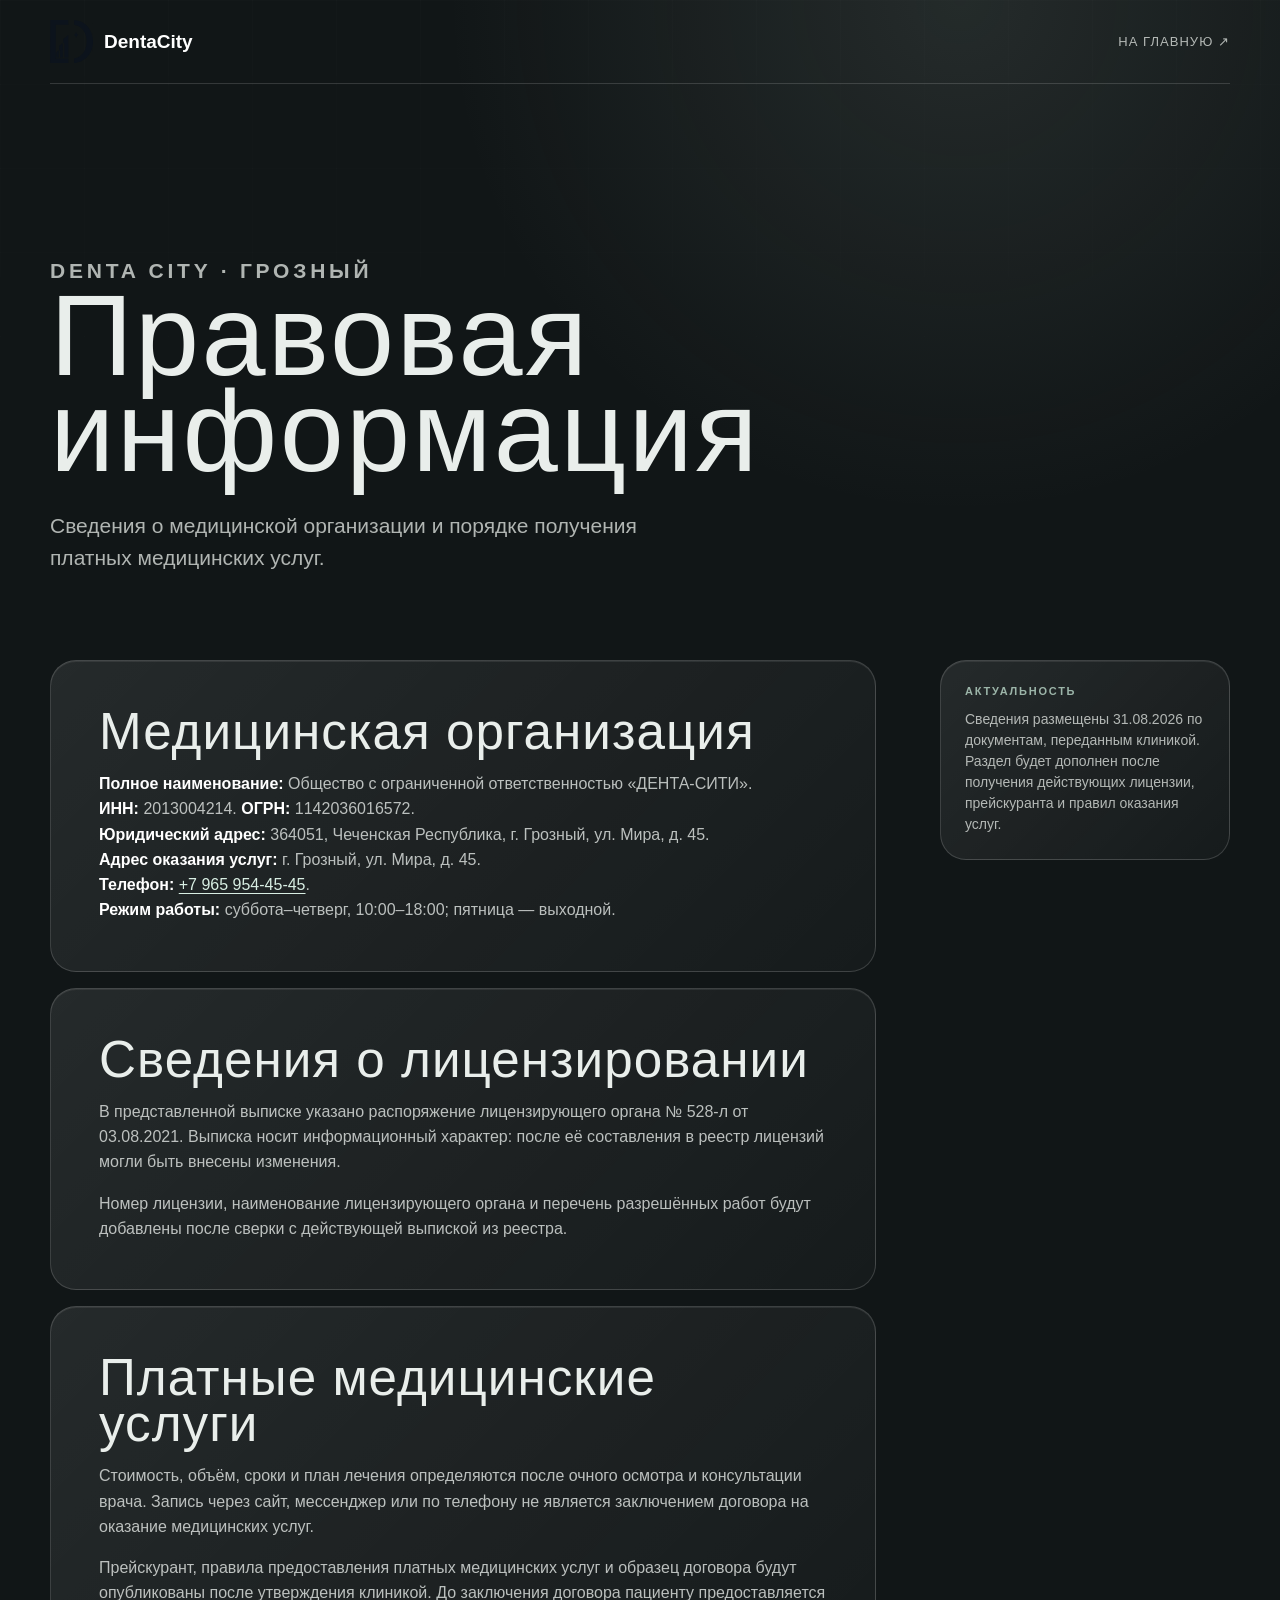
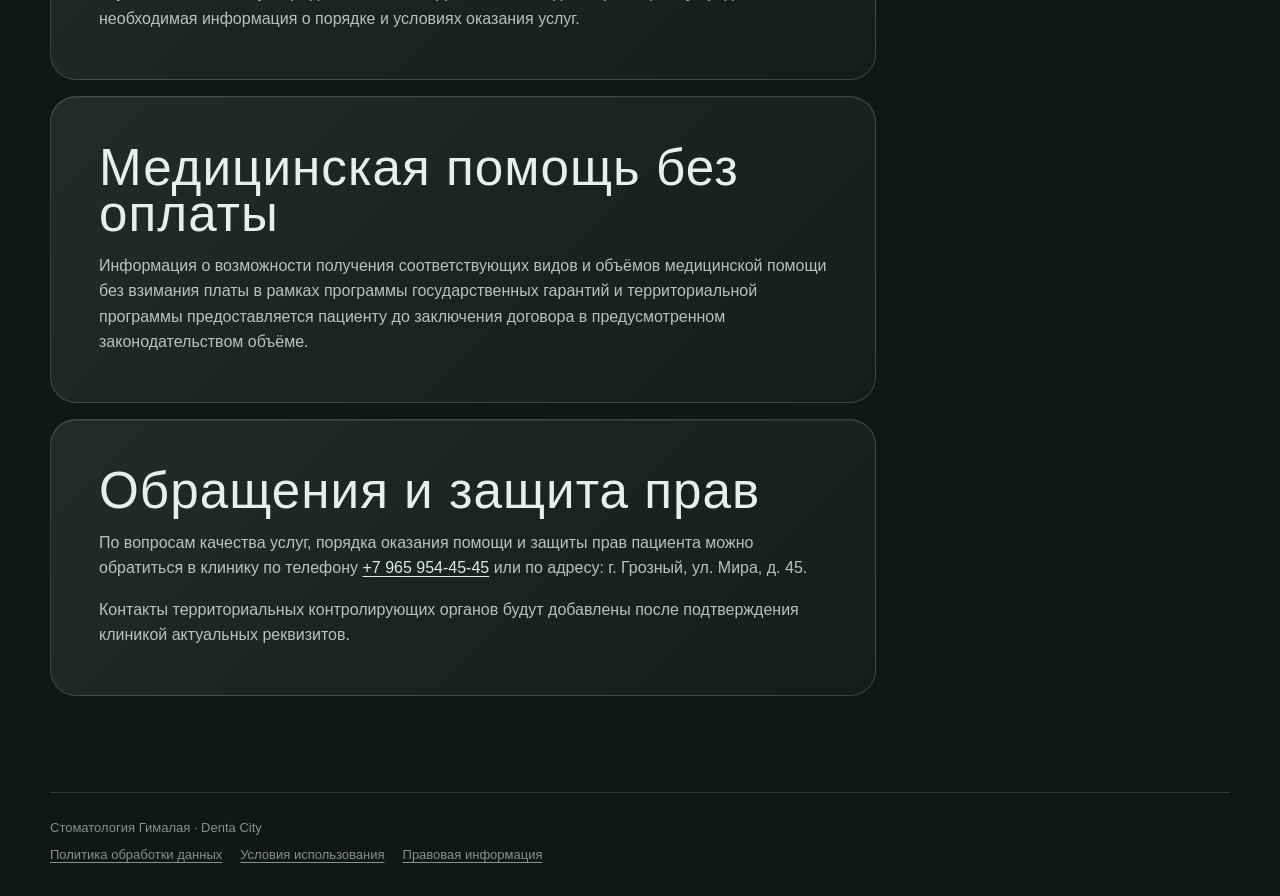
<file: docs/pages/medical-information.html>
<!doctype html>
<html lang="ru">
<head>
  <meta charset="utf-8"><meta name="viewport" content="width=device-width,initial-scale=1,viewport-fit=cover"><meta name="theme-color" content="#111617"><meta name="description" content="Правовая информация стоматологии Denta City."><title>Правовая информация — Denta City</title>
  <!-- Yandex.Metrika counter --><script>(function(m,e,t,r,i,k,a){m[i]=m[i]||function(){(m[i].a=m[i].a||[]).push(arguments)};m[i].l=1*new Date();for(var j=0;j<document.scripts.length;j++){if(document.scripts[j].src===r){return;}}k=e.createElement(t),a=e.getElementsByTagName(t)[0],k.async=1,k.src=r,a.parentNode.insertBefore(k,a)})(window,document,'script','https://mc.yandex.ru/metrika/tag.js?id=112079810','ym');ym(112079810,'init',{ssr:true,webvisor:true,clickmap:true,ecommerce:'dataLayer',referrer:document.referrer,url:location.href,accurateTrackBounce:true,trackLinks:true});</script><!-- /Yandex.Metrika counter -->
  <link rel="icon" type="image/svg+xml" href="../assets/images/hero-layers/denta-city-logo.svg"><link rel="stylesheet" href="../styles/legal.css?v=1">
</head>
<body><noscript><div><img src="https://mc.yandex.ru/watch/112079810" style="position:absolute;left:-9999px" alt=""></div></noscript><div class="legal-shell"><header class="legal-container legal-header"><a class="legal-brand" href="index.html"><img src="../assets/images/hero-layers/denta-city-logo.svg" alt="Denta City"><span>DentaCity</span></a><a class="legal-header__back" href="index.html">На главную ↗</a></header>
  <main class="legal-container"><section class="legal-hero"><p class="legal-kicker">Denta City · Грозный</p><h1>Правовая<br>информация</h1><p>Сведения о медицинской организации и порядке получения платных медицинских услуг.</p></section><div class="legal-layout"><div class="legal-content">
    <article class="legal-card"><h2>Медицинская организация</h2><p><strong>Полное наименование:</strong> Общество с ограниченной ответственностью «ДЕНТА-СИТИ».<br><strong>ИНН:</strong> 2013004214. <strong>ОГРН:</strong> 1142036016572.<br><strong>Юридический адрес:</strong> 364051, Чеченская Республика, г. Грозный, ул. Мира, д. 45.<br><strong>Адрес оказания услуг:</strong> г. Грозный, ул. Мира, д. 45.<br><strong>Телефон:</strong> <a href="tel:+79659544545">+7 965 954-45-45</a>.<br><strong>Режим работы:</strong> суббота–четверг, 10:00–18:00; пятница — выходной.</p></article>
    <article class="legal-card"><h2>Сведения о лицензировании</h2><p>В представленной выписке указано распоряжение лицензирующего органа № 528-л от 03.08.2021. Выписка носит информационный характер: после её составления в реестр лицензий могли быть внесены изменения.</p><p>Номер лицензии, наименование лицензирующего органа и перечень разрешённых работ будут добавлены после сверки с действующей выпиской из реестра.</p></article>
    <article class="legal-card"><h2>Платные медицинские услуги</h2><p>Стоимость, объём, сроки и план лечения определяются после очного осмотра и консультации врача. Запись через сайт, мессенджер или по телефону не является заключением договора на оказание медицинских услуг.</p><p>Прейскурант, правила предоставления платных медицинских услуг и образец договора будут опубликованы после утверждения клиникой. До заключения договора пациенту предоставляется необходимая информация о порядке и условиях оказания услуг.</p></article>
    <article class="legal-card"><h2>Медицинская помощь без оплаты</h2><p>Информация о возможности получения соответствующих видов и объёмов медицинской помощи без взимания платы в рамках программы государственных гарантий и территориальной программы предоставляется пациенту до заключения договора в предусмотренном законодательством объёме.</p></article>
    <article class="legal-card"><h2>Обращения и защита прав</h2><p>По вопросам качества услуг, порядка оказания помощи и защиты прав пациента можно обратиться в клинику по телефону <a href="tel:+79659544545">+7 965 954-45-45</a> или по адресу: г. Грозный, ул. Мира, д. 45.</p><p>Контакты территориальных контролирующих органов будут добавлены после подтверждения клиникой актуальных реквизитов.</p></article>
  </div><aside class="legal-side"><span>Актуальность</span><p>Сведения размещены 31.08.2026 по документам, переданным клиникой. Раздел будет дополнен после получения действующих лицензии, прейскуранта и правил оказания услуг.</p></aside></div></main><footer class="legal-container legal-footer"><span>Стоматология Гималая · Denta City</span><nav><a href="privacy.html">Политика обработки данных</a><a href="terms.html">Условия использования</a><a href="medical-information.html">Правовая информация</a></nav></footer></div></body></html>
</file>
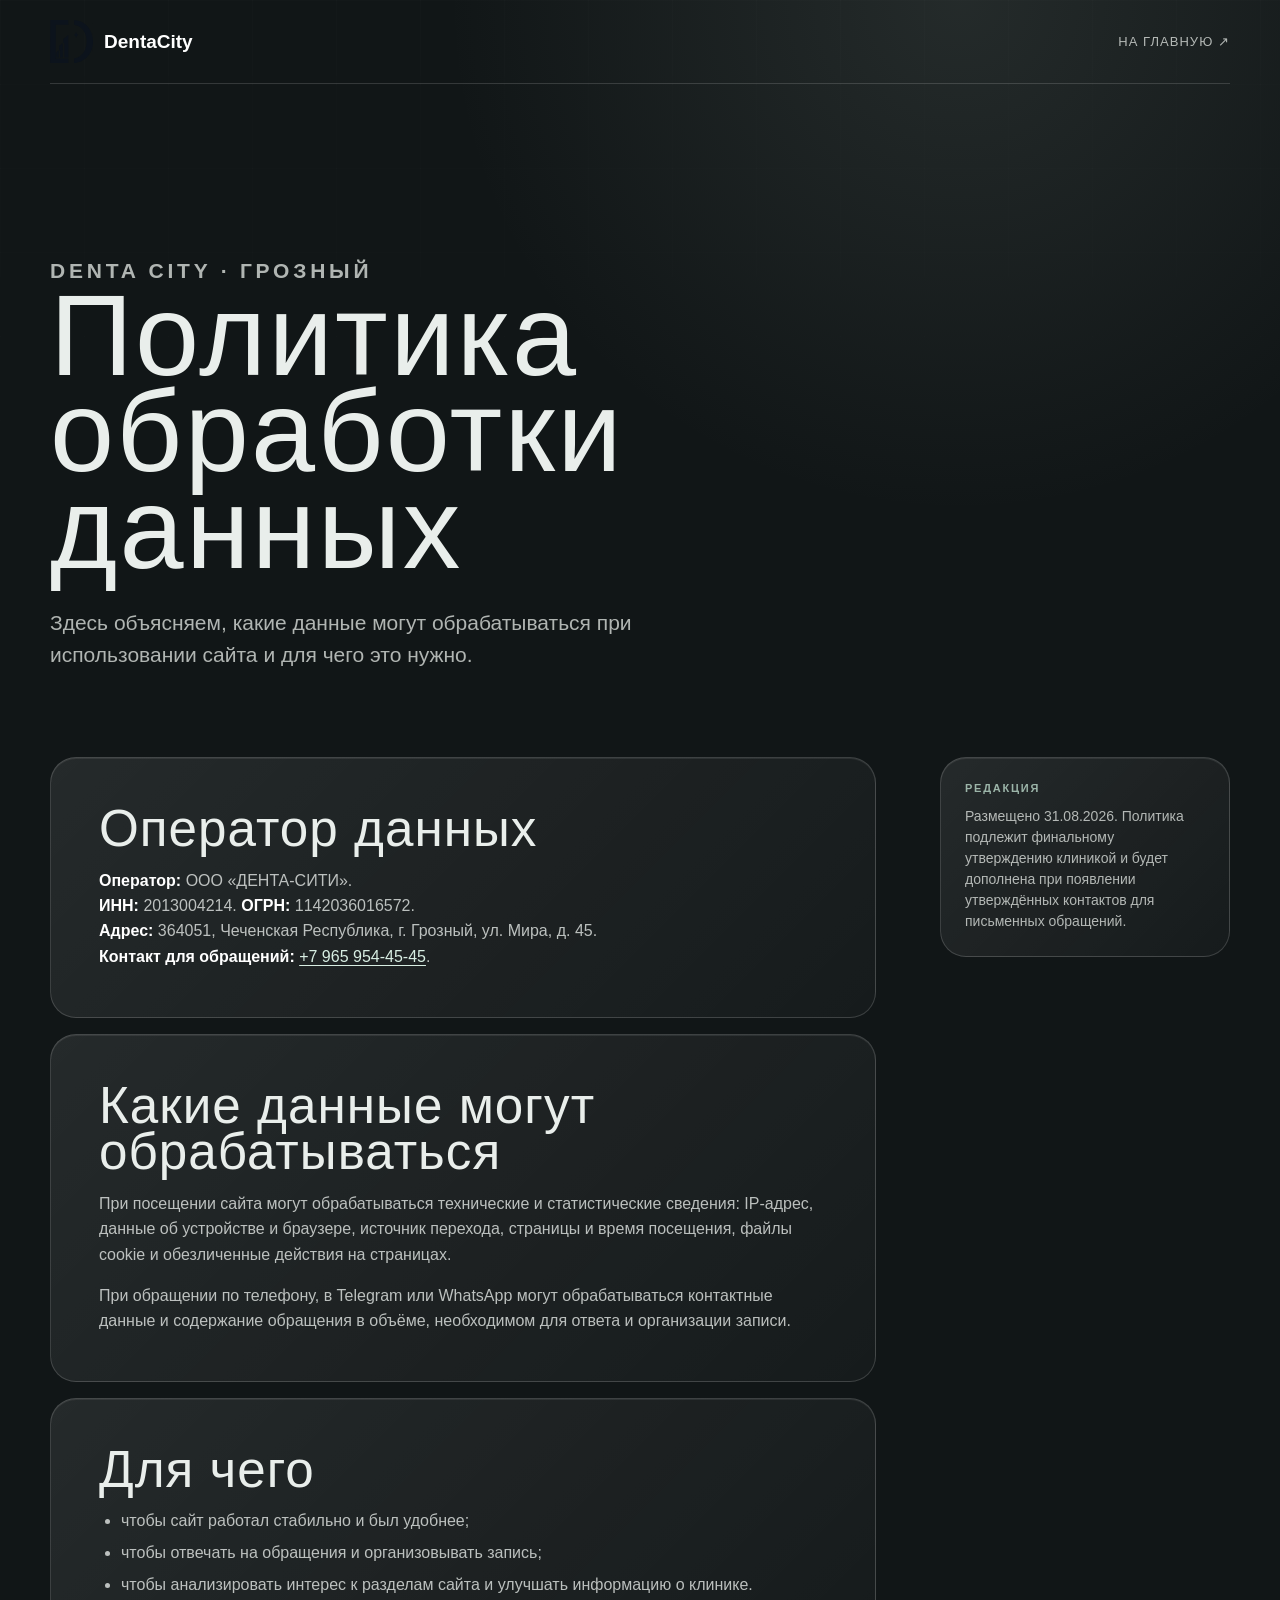
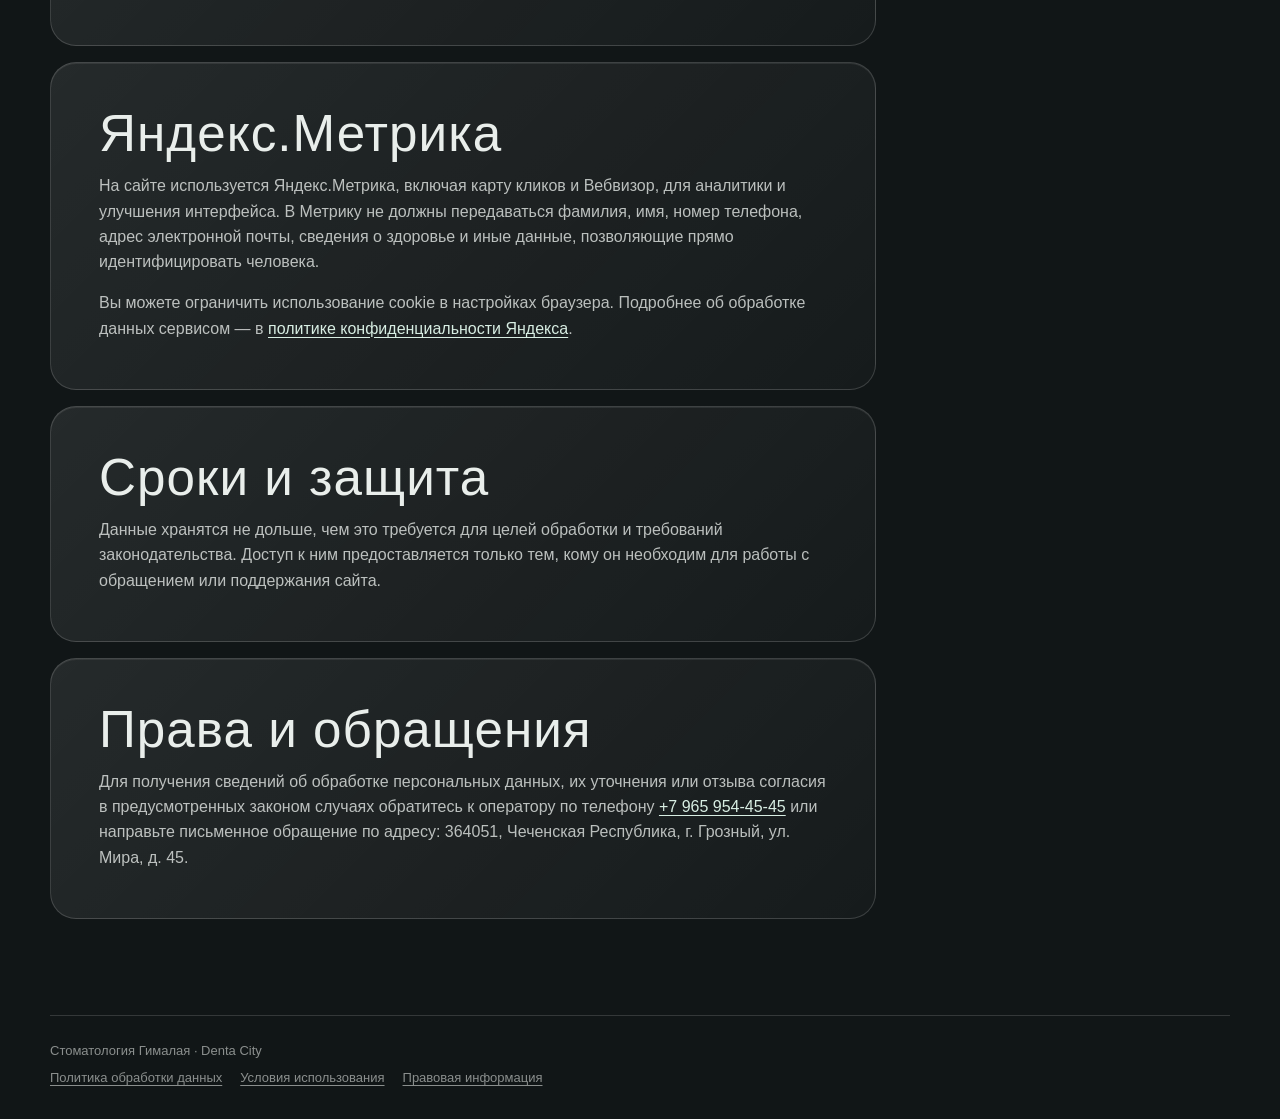
<file: docs/pages/privacy.html>
<!doctype html>
<html lang="ru">
<head>
  <meta charset="utf-8">
  <meta name="viewport" content="width=device-width,initial-scale=1,viewport-fit=cover">
  <meta name="theme-color" content="#111617">
  <meta name="description" content="Политика обработки персональных данных Denta City.">
  <title>Политика обработки данных — Denta City</title>
  <!-- Yandex.Metrika counter -->
  <script>(function(m,e,t,r,i,k,a){m[i]=m[i]||function(){(m[i].a=m[i].a||[]).push(arguments)};m[i].l=1*new Date();for(var j=0;j<document.scripts.length;j++){if(document.scripts[j].src===r){return;}}k=e.createElement(t),a=e.getElementsByTagName(t)[0],k.async=1,k.src=r,a.parentNode.insertBefore(k,a)})(window,document,'script','https://mc.yandex.ru/metrika/tag.js?id=112079810','ym');ym(112079810,'init',{ssr:true,webvisor:true,clickmap:true,ecommerce:'dataLayer',referrer:document.referrer,url:location.href,accurateTrackBounce:true,trackLinks:true});</script>
  <!-- /Yandex.Metrika counter -->
  <link rel="icon" type="image/svg+xml" href="../assets/images/hero-layers/denta-city-logo.svg">
  <link rel="stylesheet" href="../styles/legal.css?v=1">
</head>
<body>
  <noscript><div><img src="https://mc.yandex.ru/watch/112079810" style="position:absolute;left:-9999px" alt=""></div></noscript>
  <div class="legal-shell"><header class="legal-container legal-header"><a class="legal-brand" href="index.html"><img src="../assets/images/hero-layers/denta-city-logo.svg" alt="Denta City"><span>DentaCity</span></a><a class="legal-header__back" href="index.html">На главную ↗</a></header>
    <main class="legal-container"><section class="legal-hero"><p class="legal-kicker">Denta City · Грозный</p><h1>Политика<br>обработки данных</h1><p>Здесь объясняем, какие данные могут обрабатываться при использовании сайта и для чего это нужно.</p></section>
      <div class="legal-layout"><div class="legal-content">
        <article class="legal-card"><h2>Оператор данных</h2><p><strong>Оператор:</strong> ООО «ДЕНТА-СИТИ».<br><strong>ИНН:</strong> 2013004214. <strong>ОГРН:</strong> 1142036016572.<br><strong>Адрес:</strong> 364051, Чеченская Республика, г. Грозный, ул. Мира, д. 45.<br><strong>Контакт для обращений:</strong> <a href="tel:+79659544545">+7 965 954-45-45</a>.</p></article>
        <article class="legal-card"><h2>Какие данные могут обрабатываться</h2><p>При посещении сайта могут обрабатываться технические и статистические сведения: IP-адрес, данные об устройстве и браузере, источник перехода, страницы и время посещения, файлы cookie и обезличенные действия на страницах.</p><p>При обращении по телефону, в Telegram или WhatsApp могут обрабатываться контактные данные и содержание обращения в объёме, необходимом для ответа и организации записи.</p></article>
        <article class="legal-card"><h2>Для чего</h2><ul><li>чтобы сайт работал стабильно и был удобнее;</li><li>чтобы отвечать на обращения и организовывать запись;</li><li>чтобы анализировать интерес к разделам сайта и улучшать информацию о клинике.</li></ul></article>
        <article class="legal-card"><h2>Яндекс.Метрика</h2><p>На сайте используется Яндекс.Метрика, включая карту кликов и Вебвизор, для аналитики и улучшения интерфейса. В Метрику не должны передаваться фамилия, имя, номер телефона, адрес электронной почты, сведения о здоровье и иные данные, позволяющие прямо идентифицировать человека.</p><p>Вы можете ограничить использование cookie в настройках браузера. Подробнее об обработке данных сервисом — в <a href="https://yandex.ru/legal/confidential/" target="_blank" rel="noopener">политике конфиденциальности Яндекса</a>.</p></article>
        <article class="legal-card"><h2>Сроки и защита</h2><p>Данные хранятся не дольше, чем это требуется для целей обработки и требований законодательства. Доступ к ним предоставляется только тем, кому он необходим для работы с обращением или поддержания сайта.</p></article>
        <article class="legal-card"><h2>Права и обращения</h2><p>Для получения сведений об обработке персональных данных, их уточнения или отзыва согласия в предусмотренных законом случаях обратитесь к оператору по телефону <a href="tel:+79659544545">+7 965 954-45-45</a> или направьте письменное обращение по адресу: 364051, Чеченская Республика, г. Грозный, ул. Мира, д. 45.</p></article>
      </div><aside class="legal-side"><span>Редакция</span><p>Размещено 31.08.2026. Политика подлежит финальному утверждению клиникой и будет дополнена при появлении утверждённых контактов для письменных обращений.</p></aside></div>
    </main><footer class="legal-container legal-footer"><span>Стоматология Гималая · Denta City</span><nav><a href="privacy.html">Политика обработки данных</a><a href="terms.html">Условия использования</a><a href="medical-information.html">Правовая информация</a></nav></footer></div>
</body></html>
</file>
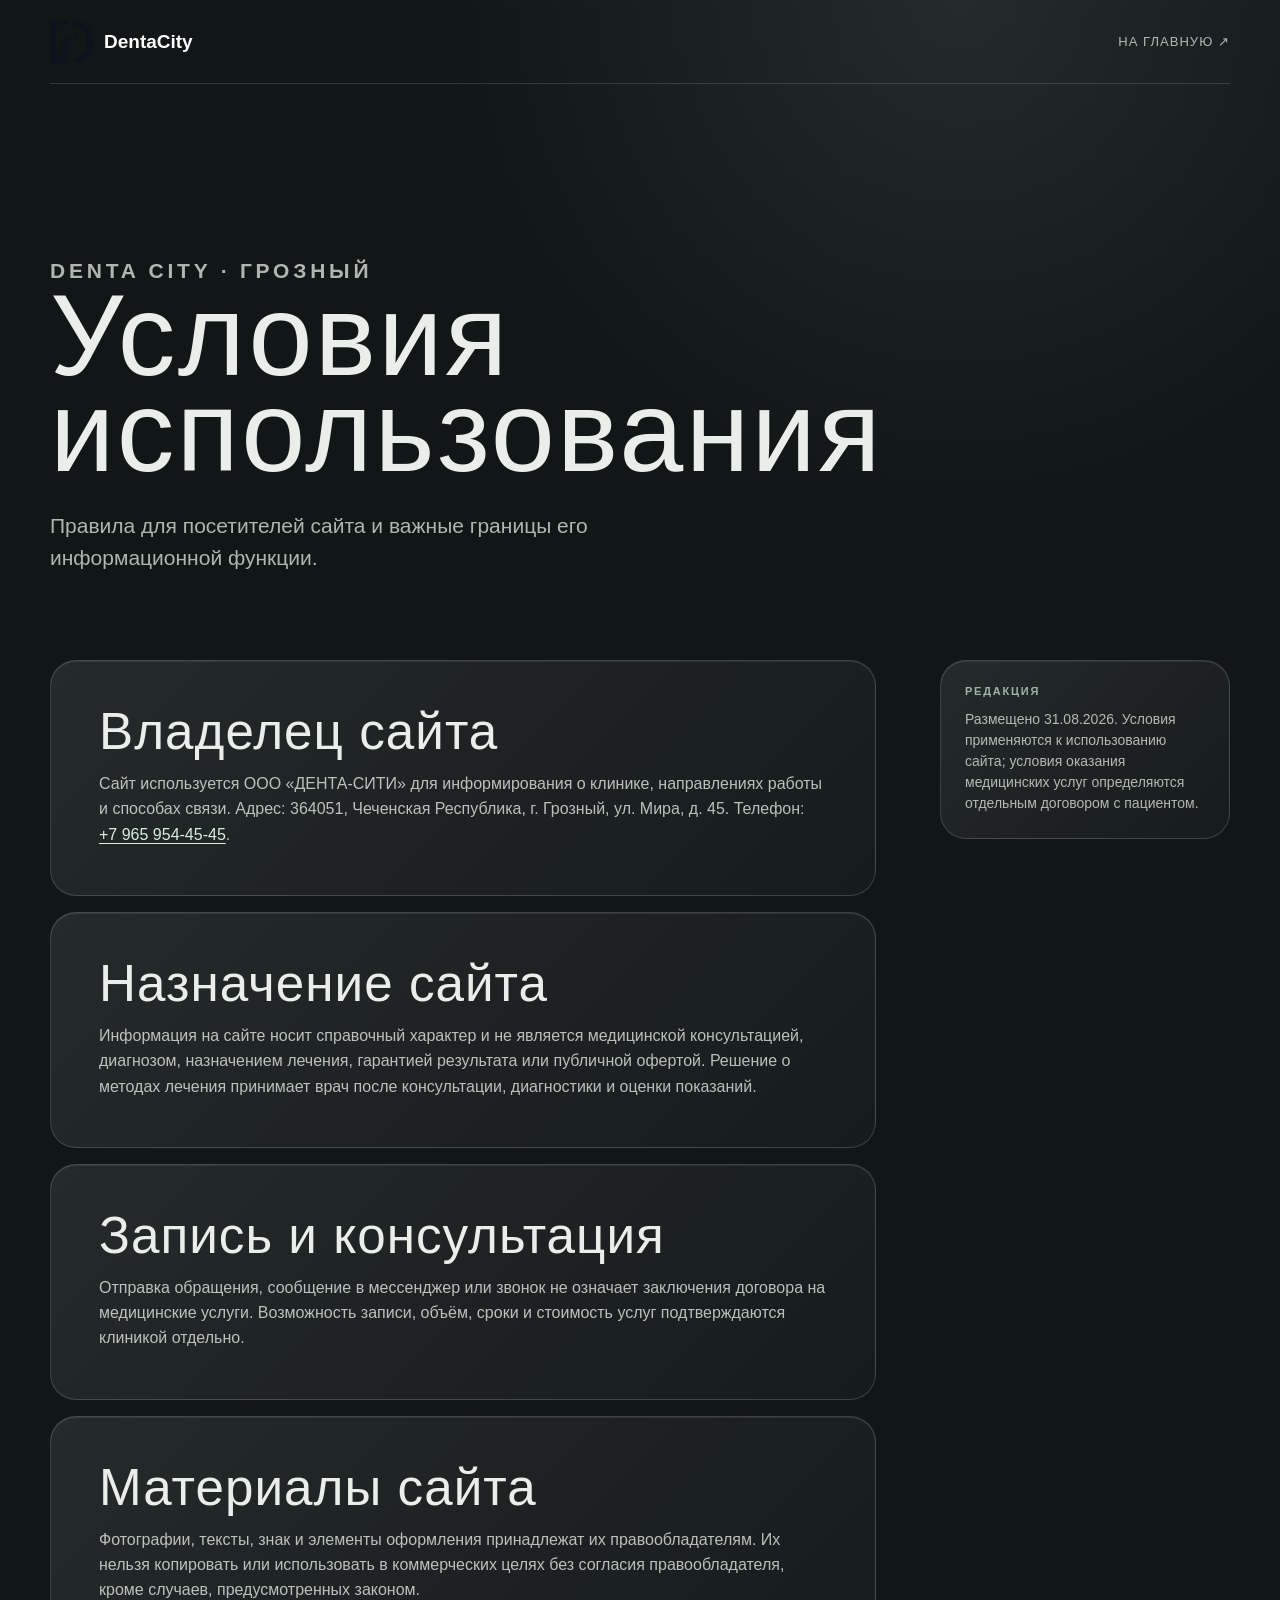
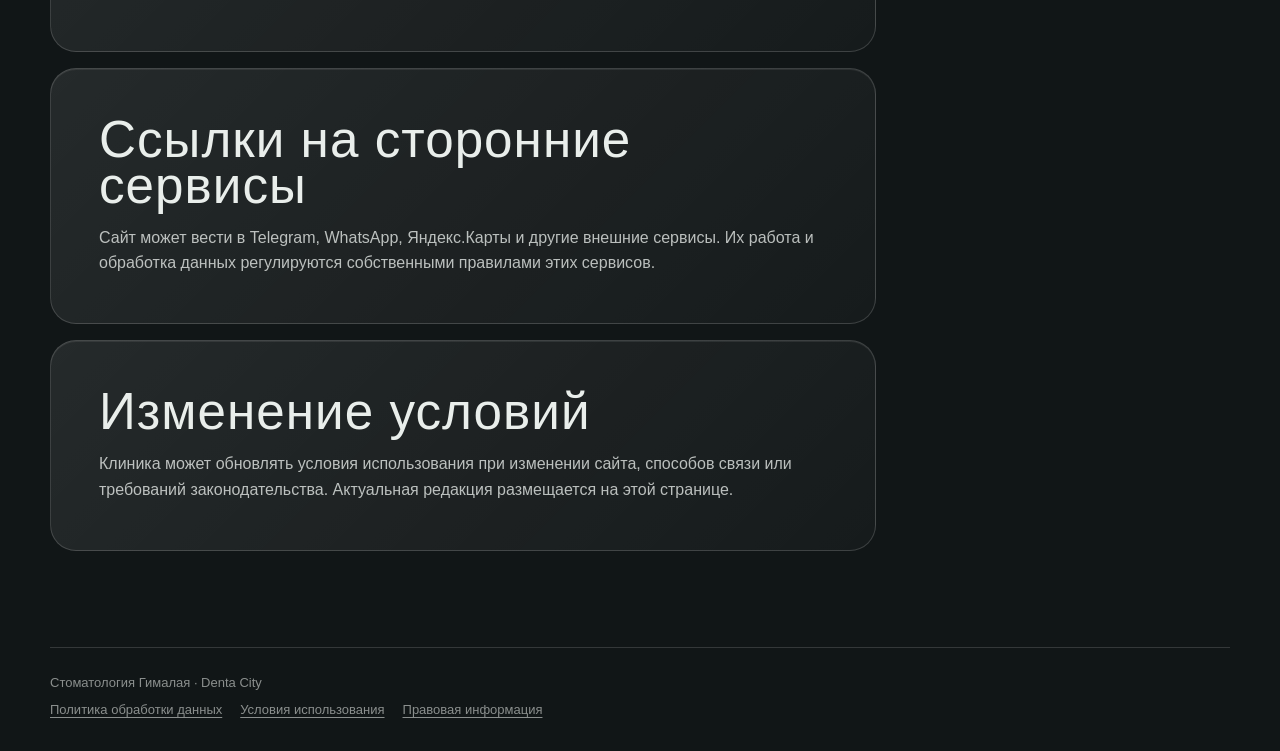
<file: docs/pages/terms.html>
<!doctype html>
<html lang="ru">
<head>
  <meta charset="utf-8"><meta name="viewport" content="width=device-width,initial-scale=1,viewport-fit=cover"><meta name="theme-color" content="#111617"><meta name="description" content="Условия использования сайта Denta City."><title>Условия использования — Denta City</title>
  <!-- Yandex.Metrika counter --><script>(function(m,e,t,r,i,k,a){m[i]=m[i]||function(){(m[i].a=m[i].a||[]).push(arguments)};m[i].l=1*new Date();for(var j=0;j<document.scripts.length;j++){if(document.scripts[j].src===r){return;}}k=e.createElement(t),a=e.getElementsByTagName(t)[0],k.async=1,k.src=r,a.parentNode.insertBefore(k,a)})(window,document,'script','https://mc.yandex.ru/metrika/tag.js?id=112079810','ym');ym(112079810,'init',{ssr:true,webvisor:true,clickmap:true,ecommerce:'dataLayer',referrer:document.referrer,url:location.href,accurateTrackBounce:true,trackLinks:true});</script><!-- /Yandex.Metrika counter -->
  <link rel="icon" type="image/svg+xml" href="../assets/images/hero-layers/denta-city-logo.svg"><link rel="stylesheet" href="../styles/legal.css?v=1">
</head>
<body><noscript><div><img src="https://mc.yandex.ru/watch/112079810" style="position:absolute;left:-9999px" alt=""></div></noscript><div class="legal-shell"><header class="legal-container legal-header"><a class="legal-brand" href="index.html"><img src="../assets/images/hero-layers/denta-city-logo.svg" alt="Denta City"><span>DentaCity</span></a><a class="legal-header__back" href="index.html">На главную ↗</a></header>
  <main class="legal-container"><section class="legal-hero"><p class="legal-kicker">Denta City · Грозный</p><h1>Условия<br>использования</h1><p>Правила для посетителей сайта и важные границы его информационной функции.</p></section><div class="legal-layout"><div class="legal-content">
    <article class="legal-card"><h2>Владелец сайта</h2><p>Сайт используется ООО «ДЕНТА-СИТИ» для информирования о клинике, направлениях работы и способах связи. Адрес: 364051, Чеченская Республика, г. Грозный, ул. Мира, д. 45. Телефон: <a href="tel:+79659544545">+7 965 954-45-45</a>.</p></article>
    <article class="legal-card"><h2>Назначение сайта</h2><p>Информация на сайте носит справочный характер и не является медицинской консультацией, диагнозом, назначением лечения, гарантией результата или публичной офертой. Решение о методах лечения принимает врач после консультации, диагностики и оценки показаний.</p></article>
    <article class="legal-card"><h2>Запись и консультация</h2><p>Отправка обращения, сообщение в мессенджер или звонок не означает заключения договора на медицинские услуги. Возможность записи, объём, сроки и стоимость услуг подтверждаются клиникой отдельно.</p></article>
    <article class="legal-card"><h2>Материалы сайта</h2><p>Фотографии, тексты, знак и элементы оформления принадлежат их правообладателям. Их нельзя копировать или использовать в коммерческих целях без согласия правообладателя, кроме случаев, предусмотренных законом.</p></article>
    <article class="legal-card"><h2>Ссылки на сторонние сервисы</h2><p>Сайт может вести в Telegram, WhatsApp, Яндекс.Карты и другие внешние сервисы. Их работа и обработка данных регулируются собственными правилами этих сервисов.</p></article>
    <article class="legal-card"><h2>Изменение условий</h2><p>Клиника может обновлять условия использования при изменении сайта, способов связи или требований законодательства. Актуальная редакция размещается на этой странице.</p></article>
  </div><aside class="legal-side"><span>Редакция</span><p>Размещено 31.08.2026. Условия применяются к использованию сайта; условия оказания медицинских услуг определяются отдельным договором с пациентом.</p></aside></div></main><footer class="legal-container legal-footer"><span>Стоматология Гималая · Denta City</span><nav><a href="privacy.html">Политика обработки данных</a><a href="terms.html">Условия использования</a><a href="medical-information.html">Правовая информация</a></nav></footer></div></body></html>
</file>
<file: docs/styles/legal.css>
:root { color-scheme:dark; }
* { box-sizing:border-box; }
body { margin:0; min-width:320px; color:#e9eeeb; background:#111617; font-family:Arial,Helvetica,sans-serif; }
a { color:inherit; }
.legal-shell { min-height:100vh; overflow:hidden; background:radial-gradient(circle at 75% 0,rgba(137,151,144,.16),transparent 32rem),#111617; }
.legal-shell::before { content:""; position:fixed; inset:0; pointer-events:none; opacity:.24; background-image:linear-gradient(rgba(255,255,255,.055) 1px,transparent 1px),linear-gradient(90deg,rgba(255,255,255,.055) 1px,transparent 1px); background-size:84px 84px; mask-image:linear-gradient(#000,transparent 78%); }
.legal-container { position:relative; width:min(1180px,calc(100% - 48px)); margin:0 auto; }
.legal-header { display:flex; align-items:center; justify-content:space-between; gap:24px; padding:20px 0; border-bottom:1px solid rgba(255,255,255,.15); }
.legal-brand { display:inline-flex; align-items:center; gap:11px; color:#fff; font-size:19px; font-weight:700; text-decoration:none; }
.legal-brand img { width:43px; height:43px; }
.legal-header__back { color:rgba(238,242,239,.72); font-size:13px; letter-spacing:.08em; text-decoration:none; text-transform:uppercase; }
.legal-header__back:hover { color:#fff; }
.legal-hero { padding:clamp(66px,11vw,150px) 0 clamp(45px,7vw,86px); }
.legal-kicker { margin:0 0 17px; color:#9cb5a9; font-size:12px; font-weight:700; letter-spacing:.18em; text-transform:uppercase; }
.legal-hero h1,.legal-card h2 { margin:0; font-family:"Bebas Neue",Impact,sans-serif; font-weight:400; letter-spacing:.02em; }
.legal-hero h1 { max-width:950px; font-size:clamp(56px,9vw,148px); line-height:.84; }
.legal-hero p { max-width:630px; margin:30px 0 0; color:rgba(238,242,239,.72); font-size:clamp(16px,1.65vw,21px); line-height:1.52; }
.legal-layout { display:grid; grid-template-columns:minmax(0,1fr) 290px; gap:clamp(24px,5vw,80px); align-items:start; padding-bottom:96px; }
.legal-content { display:grid; gap:16px; }
.legal-card,.legal-side { border:1px solid rgba(255,255,255,.16); border-radius:26px; background:linear-gradient(135deg,rgba(255,255,255,.085),rgba(255,255,255,.025)); box-shadow:inset 0 1px rgba(255,255,255,.08); }
.legal-card { padding:clamp(25px,4vw,48px); }
.legal-card h2 { font-size:clamp(34px,4vw,60px); line-height:.9; }
.legal-card p,.legal-card li { color:rgba(238,242,239,.76); font-size:16px; line-height:1.58; }
.legal-card p:last-child { margin-bottom:0; }
.legal-card ul { margin:14px 0 0; padding-left:22px; }
.legal-card li+li { margin-top:7px; }
.legal-card strong { color:#fff; }
.legal-card a { color:#d8eee3; text-underline-offset:3px; }
.legal-side { position:sticky; top:20px; padding:24px; }
.legal-side span { display:block; color:#9cb5a9; font-size:11px; font-weight:700; letter-spacing:.16em; text-transform:uppercase; }
.legal-side p { margin:12px 0 0; color:rgba(238,242,239,.72); font-size:14px; line-height:1.5; }
.legal-pending { border-color:rgba(189,214,197,.34); background:linear-gradient(135deg,rgba(173,201,183,.14),rgba(255,255,255,.03)); }
.legal-pending h2 { font-size:clamp(31px,3.6vw,49px); }
.legal-pending p { color:#e5eee8; }
.legal-footer { padding:27px 0 34px; border-top:1px solid rgba(255,255,255,.15); color:rgba(238,242,239,.55); font-size:13px; }
.legal-footer nav { display:flex; flex-wrap:wrap; gap:10px 18px; margin-top:12px; }
.legal-footer a { text-underline-offset:3px; }
@media (max-width:760px) { .legal-container { width:min(100% - 32px,1180px); } .legal-header { padding:15px 0; } .legal-brand { font-size:17px; } .legal-brand img { width:38px; height:38px; } .legal-header__back { font-size:10px; } .legal-layout { grid-template-columns:1fr; padding-bottom:54px; } .legal-side { position:static; order:-1; border-radius:20px; } .legal-card { border-radius:22px; } .legal-card p,.legal-card li { font-size:15px; } }
</file>
